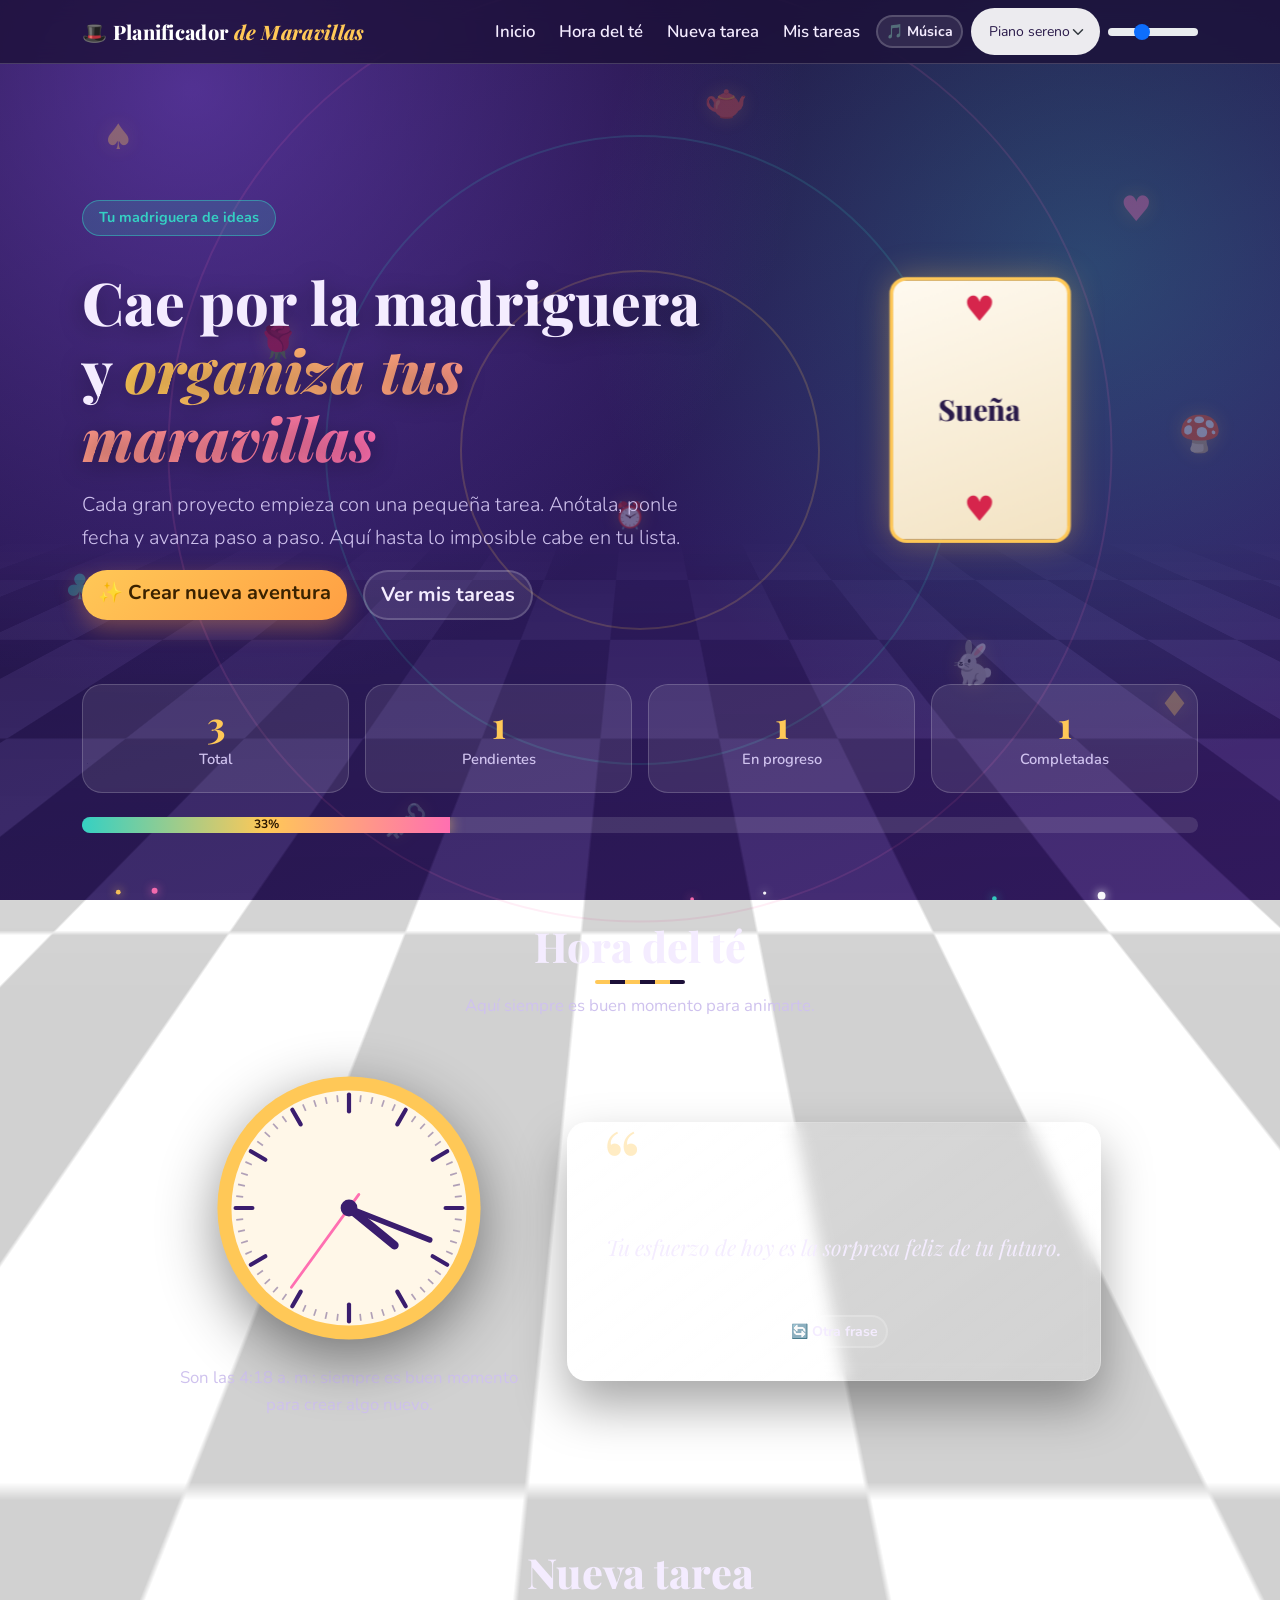
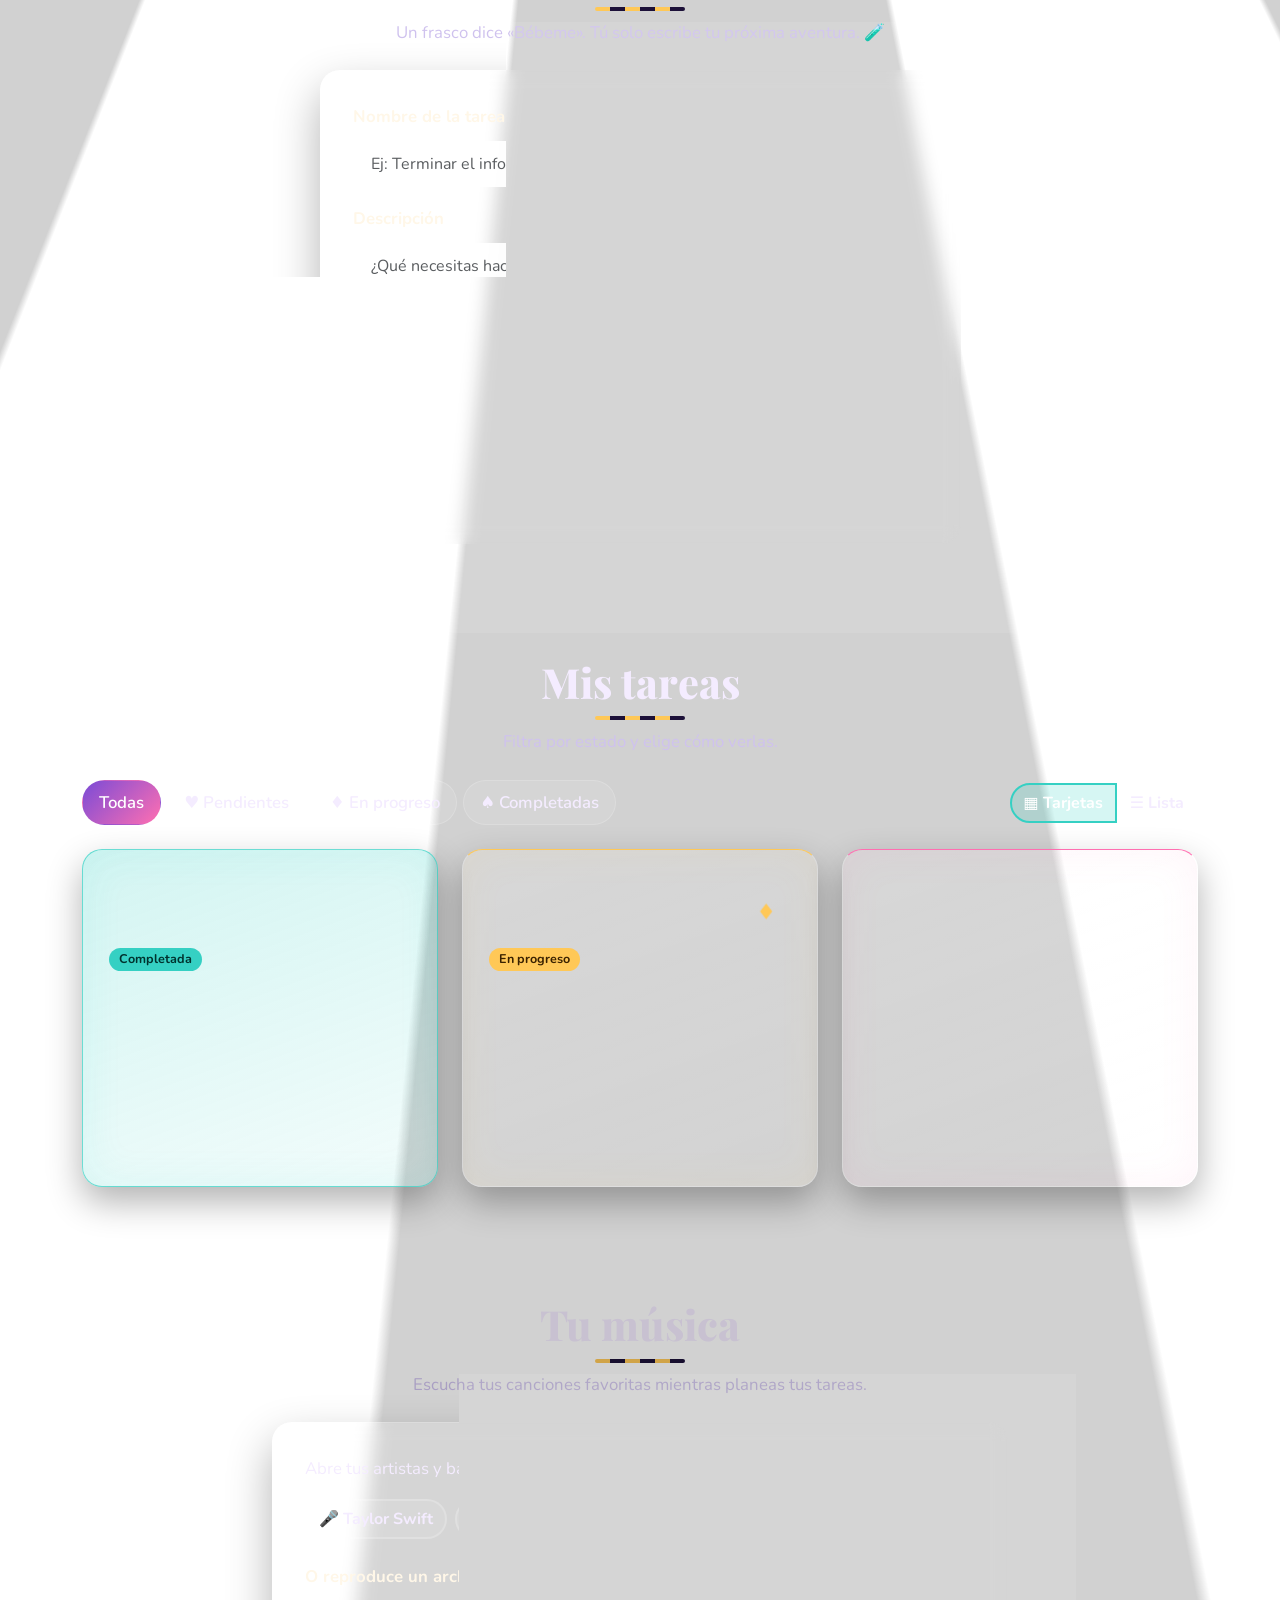
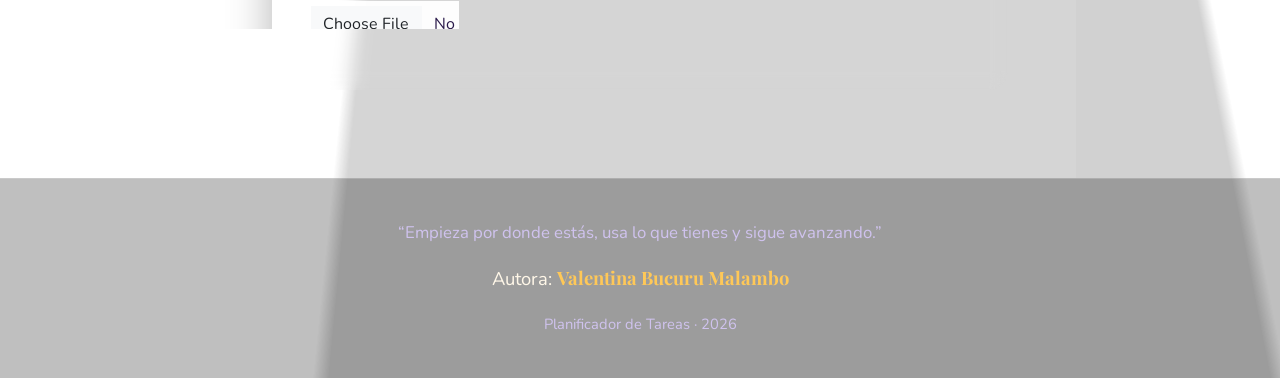
<file: index.html>
<!DOCTYPE html>
<html lang="es">
<head>
  <meta charset="UTF-8">
  <meta name="viewport" content="width=device-width, initial-scale=1">
  <meta name="description" content="Planificador de Tareas con temática del País de las Maravillas: crea, organiza y completa tus proyectos.">
  <meta name="theme-color" content="#1c1038">
  <title>Planificador de Tareas | País de las Maravillas</title>
  <link rel="icon" href="data:image/svg+xml,%3Csvg xmlns='http://www.w3.org/2000/svg' viewBox='0 0 100 100'%3E%3Ctext y='.9em' font-size='90'%3E🎩%3C/text%3E%3C/svg%3E">

  <!-- Bootstrap 5 y tipografías -->
  <link href="https://cdn.jsdelivr.net/npm/bootstrap@5.3.3/dist/css/bootstrap.min.css" rel="stylesheet">
  <link rel="preconnect" href="https://fonts.googleapis.com">
  <link rel="preconnect" href="https://fonts.gstatic.com" crossorigin>
  <link href="https://fonts.googleapis.com/css2?family=Nunito:wght@400;600;700&family=Playfair+Display:ital,wght@0,600;0,800;1,500&display=swap" rel="stylesheet">
  <link rel="stylesheet" href="css/styles.css">
</head>
<body>

  <!-- Partículas doradas y destellos del cursor -->
  <canvas id="destellos" aria-hidden="true"></canvas>

  <!-- Escena de fondo: madriguera, objetos flotantes y piso de ajedrez -->
  <div class="escena" aria-hidden="true">
    <div class="capa" data-depth="0.02"><span class="anillo a1"></span><span class="anillo a2"></span><span class="anillo a3"></span></div>
    <div class="capa" data-depth="0.05">
      <span class="flota f1">♠</span><span class="flota f2">♥</span>
      <span class="flota f3">♣</span><span class="flota f4">♦</span>
      <span class="flota f5">🍄</span><span class="flota f6">🗝️</span>
      <span class="flota f7">🫖</span><span class="flota f8">⏰</span>
      <span class="flota f9">🌹</span><span class="flota f10">🐇</span>
    </div>
    <div class="piso"></div>
  </div>

  <!-- Barra de navegación -->
  <nav class="navbar navbar-expand-lg navbar-dark fixed-top barra">
    <div class="container">
      <a class="navbar-brand marca" href="#inicio">🎩 Planificador <span>de Maravillas</span></a>
      <button class="navbar-toggler" type="button" data-bs-toggle="collapse" data-bs-target="#menuPrincipal"
              aria-controls="menuPrincipal" aria-expanded="false" aria-label="Abrir menú">
        <span class="navbar-toggler-icon"></span>
      </button>
      <div class="collapse navbar-collapse" id="menuPrincipal">
        <ul class="navbar-nav ms-auto align-items-lg-center gap-lg-2">
          <li class="nav-item"><a class="nav-link" href="#inicio">Inicio</a></li>
          <li class="nav-item"><a class="nav-link" href="#te">Hora del té</a></li>
          <li class="nav-item"><a class="nav-link" href="#nueva-tarea">Nueva tarea</a></li>
          <li class="nav-item"><a class="nav-link" href="#mis-tareas">Mis tareas</a></li>
          <li class="nav-item d-flex flex-wrap align-items-center gap-2 mt-2 mt-lg-0">
            <button id="musicToggleBtn" class="btn btn-sm btn-musica" type="button" aria-pressed="false">🎵 Música</button>
            <select id="trackSelect" class="form-select form-select-sm selector-pista" aria-label="Elegir melodía">
              <option value="3" selected>Piano sereno</option>
              <option value="4">Piano alegre</option>
              <option value="5">Violín soñador</option>
              <option value="6">Violín festivo</option>
              <option value="0">Vals del té</option>
              <option value="1">Madriguera</option>
              <option value="2">Jardín de rosas</option>
            </select>
            <input id="volumeRange" type="range" class="form-range volumen" min="0" max="100" value="35" aria-label="Volumen">
          </li>
        </ul>
      </div>
    </div>
  </nav>

  <main>
    <!-- HERO -->
    <section id="inicio" class="hero">
      <div class="container">
        <div class="row align-items-center gy-5 gx-lg-5">
          <div class="col-lg-7 text-center text-lg-start revelar">
            <p class="etiqueta">Tu madriguera de ideas</p>
            <h1 class="titulo-hero">Cae por la madriguera y <em>organiza tus maravillas</em></h1>
            <p class="lead texto-suave">Cada gran proyecto empieza con una pequeña tarea. Anótala, ponle fecha y
              avanza paso a paso. Aquí hasta lo imposible cabe en tu lista.</p>
            <div class="d-flex flex-wrap gap-3 justify-content-center justify-content-lg-start">
              <a href="#nueva-tarea" class="btn btn-dorado btn-lg">✨ Crear nueva aventura</a>
              <a href="#mis-tareas" class="btn btn-contorno btn-lg">Ver mis tareas</a>
            </div>
          </div>

          <!-- Rueda 3D de cartas -->
          <div class="col-lg-5 revelar">
            <div class="escenario-3d" aria-hidden="true">
              <div class="rueda">
                <div class="carta-3d c1"><b>♥</b><span>Sueña</span><b>♥</b></div>
                <div class="carta-3d c2"><b>♦</b><span>Crea</span><b>♦</b></div>
                <div class="carta-3d c3"><b>♠</b><span>Avanza</span><b>♠</b></div>
                <div class="carta-3d c4"><b>♣</b><span>Logra</span><b>♣</b></div>
              </div>
            </div>
          </div>
        </div>
      </div>
    </section>

    <!-- RESUMEN -->
    <section class="resumen" aria-label="Resumen de tareas">
      <div class="container revelar">
        <div class="row g-3 text-center">
          <div class="col-6 col-md-3"><div class="dato tilt"><span id="statTotal">0</span><small>Total</small></div></div>
          <div class="col-6 col-md-3"><div class="dato tilt"><span id="statPendiente">0</span><small>Pendientes</small></div></div>
          <div class="col-6 col-md-3"><div class="dato tilt"><span id="statProgreso">0</span><small>En progreso</small></div></div>
          <div class="col-6 col-md-3"><div class="dato tilt"><span id="statCompletada">0</span><small>Completadas</small></div></div>
        </div>
        <div class="progress barra-avance mt-4" role="progressbar" aria-label="Avance general" aria-valuemin="0" aria-valuemax="100">
          <div id="avanceBar" class="progress-bar" style="width: 0%">0%</div>
        </div>
      </div>
    </section>

    <!-- HORA DEL TÉ: reloj y frases -->
    <section id="te" class="seccion">
      <div class="container">
        <h2 class="titulo-seccion text-center revelar">Hora del té</h2>
        <p class="text-center texto-suave mb-5 revelar">Aquí siempre es buen momento para animarte.</p>
        <div class="row gy-5 gx-lg-5 align-items-center justify-content-center">
          <div class="col-md-5 col-lg-4 text-center revelar">
            <div class="reloj tilt" role="img" aria-label="Reloj con la hora actual">
              <svg viewBox="0 0 200 200" width="100%">
                <circle cx="100" cy="100" r="94" class="reloj-borde"/>
                <circle cx="100" cy="100" r="84" class="reloj-cara"/>
                <g id="relojMarcas"></g>
                <line id="manecillaHora" x1="100" y1="100" x2="100" y2="58" class="mano mano-h"/>
                <line id="manecillaMin" x1="100" y1="100" x2="100" y2="38" class="mano mano-m"/>
                <line id="manecillaSeg" x1="100" y1="112" x2="100" y2="30" class="mano mano-s"/>
                <circle cx="100" cy="100" r="6" class="reloj-centro"/>
              </svg>
            </div>
            <p class="mt-3 texto-suave" id="horaTexto">Cargando la hora…</p>
          </div>
          <div class="col-md-7 col-lg-6 revelar">
            <article class="frase-card tilt" id="fraseCard">
              <span class="frase-tipo" id="fraseTipo">Ánimo</span>
              <blockquote class="frase-texto" id="fraseTexto">Cargando una idea maravillosa…</blockquote>
              <button id="nuevaFraseBtn" class="btn btn-sm btn-contorno" type="button">🔄 Otra frase</button>
            </article>
          </div>
        </div>
      </div>
    </section>

    <!-- FORMULARIO -->
    <section id="nueva-tarea" class="seccion">
      <div class="container">
        <div class="row justify-content-center">
          <div class="col-lg-8 col-xl-7">
            <h2 class="titulo-seccion text-center revelar">Nueva tarea</h2>
            <p class="text-center texto-suave mb-4 revelar">Un frasco dice «Bébeme». Tú solo escribe tu próxima aventura. 🧪</p>

            <!-- Alerta de error (oculta al inicio) -->
            <div id="formAlert" class="alert alert-danger d-none" role="alert" aria-live="assertive">
              <strong>¡Ups, algo falta en el sombrero! 🎩</strong>
              <ul id="formAlertList" class="mb-0 mt-2"></ul>
            </div>

            <form id="taskForm" class="formulario revelar" novalidate>
              <div class="mb-3">
                <label for="newTaskNameInput" class="form-label">Nombre de la tarea</label>
                <input type="text" id="newTaskNameInput" class="form-control" maxlength="60" placeholder="Ej: Terminar el informe de la clase">
                <div class="invalid-feedback">El nombre no puede estar vacío.</div>
              </div>

              <div class="mb-3">
                <label for="newTaskDescriptionInput" class="form-label">Descripción</label>
                <textarea id="newTaskDescriptionInput" class="form-control" rows="3" maxlength="200" placeholder="¿Qué necesitas hacer exactamente?"></textarea>
                <div class="invalid-feedback">La descripción no puede estar vacía.</div>
              </div>

              <div class="row g-3 mb-4">
                <div class="col-sm-6">
                  <label for="newTaskDateInput" class="form-label">Fecha de entrega</label>
                  <input type="date" id="newTaskDateInput" class="form-control">
                  <div class="invalid-feedback">Selecciona una fecha de entrega.</div>
                </div>
                <div class="col-sm-6">
                  <label for="newTaskStatusSelect" class="form-label">Estado</label>
                  <select id="newTaskStatusSelect" class="form-select">
                    <option value="" selected>Elige una opción…</option>
                    <option value="pendiente">Pendiente</option>
                    <option value="progreso">En progreso</option>
                    <option value="completada">Completada</option>
                  </select>
                  <div class="invalid-feedback">Debes seleccionar un estado.</div>
                </div>
              </div>

              <button type="submit" class="btn btn-dorado btn-lg w-100">🗝️ Guardar tarea</button>
            </form>
          </div>
        </div>
      </div>
    </section>

    <!-- LISTA Y TARJETAS -->
    <section id="mis-tareas" class="seccion">
      <div class="container">
        <h2 class="titulo-seccion text-center revelar">Mis tareas</h2>
        <p class="text-center texto-suave mb-4 revelar">Filtra por estado y elige cómo verlas.</p>

        <div class="d-flex flex-wrap justify-content-between align-items-center gap-3 mb-4">
          <ul class="nav nav-pills filtros" id="filtroTareas">
            <li class="nav-item"><button class="nav-link active" data-filtro="todas" type="button">Todas</button></li>
            <li class="nav-item"><button class="nav-link" data-filtro="pendiente" type="button">♥ Pendientes</button></li>
            <li class="nav-item"><button class="nav-link" data-filtro="progreso" type="button">♦ En progreso</button></li>
            <li class="nav-item"><button class="nav-link" data-filtro="completada" type="button">♠ Completadas</button></li>
          </ul>
          <div class="btn-group" role="group" aria-label="Cambiar vista">
            <button type="button" id="vistaTarjetasBtn" class="btn btn-contorno active">▦ Tarjetas</button>
            <button type="button" id="vistaListaBtn" class="btn btn-contorno">☰ Lista</button>
          </div>
        </div>

        <!-- Componente: tarjetas de tarea -->
        <div id="taskCards" class="row g-4"></div>

        <!-- Componente: lista de tareas -->
        <ul id="taskList" class="list-group lista-tareas d-none"></ul>

        <p id="listaVacia" class="vacio d-none">Aún no hay tareas por aquí. ¡Crea la primera y empieza a soñar! 🌙</p>
      </div>
    </section>
  </main>

  <!-- TU MÚSICA -->
  <section id="tu-musica" class="seccion">
    <div class="container">
      <h2 class="titulo-seccion text-center revelar">Tu música</h2>
      <p class="text-center texto-suave mb-4 revelar">Escucha tus canciones favoritas mientras planeas tus tareas.</p>
      <div class="row justify-content-center">
        <div class="col-lg-8 revelar">
          <div class="formulario">
            <p class="mb-3">Abre tus artistas y bandas sonoras en Spotify:</p>
            <div class="d-flex flex-wrap gap-2 mb-4">
              <a class="btn btn-contorno" target="_blank" rel="noopener noreferrer"
                 href="https://open.spotify.com/search/Taylor%20Swift">🎤 Taylor Swift</a>
              <a class="btn btn-contorno" target="_blank" rel="noopener noreferrer"
                 href="https://open.spotify.com/search/Alice%20in%20Wonderland%20soundtrack">🎩 Alicia en el País de las Maravillas</a>
            </div>
            <label for="archivoMusica" class="form-label">O reproduce un archivo de audio de tu computador</label>
            <input type="file" id="archivoMusica" class="form-control" accept="audio/*">
            <p id="nombrePista" class="small texto-suave mt-2 mb-2"></p>
            <audio id="audioPropio" class="w-100" controls hidden></audio>
          </div>
        </div>
      </div>
    </div>
  </section>

  <footer class="pie">
    <div class="container text-center">
      <p class="mb-1">“Empieza por donde estás, usa lo que tienes y sigue avanzando.”</p>

      <p class="autora-pie">Autora: <strong>Valentina Bucuru Malambo</strong></p>

      <small>Planificador de Tareas · 2026</small>
    </div>
  </footer>

  <!-- Toast de confirmación -->
  <div class="toast-container position-fixed bottom-0 end-0 p-3">
    <div id="toastOk" class="toast align-items-center text-bg-success border-0" role="status" aria-live="polite" aria-atomic="true">
      <div class="d-flex">
        <div class="toast-body" id="toastTexto">Tarea guardada.</div>
        <button type="button" class="btn-close btn-close-white me-2 m-auto" data-bs-dismiss="toast" aria-label="Cerrar"></button>
      </div>
    </div>
  </div>

  <script src="https://cdn.jsdelivr.net/npm/bootstrap@5.3.3/dist/js/bootstrap.bundle.min.js"></script>
  <script src="js/taskManager.js"></script>
  <script src="js/index.js"></script>
</body>
</html>
</file>
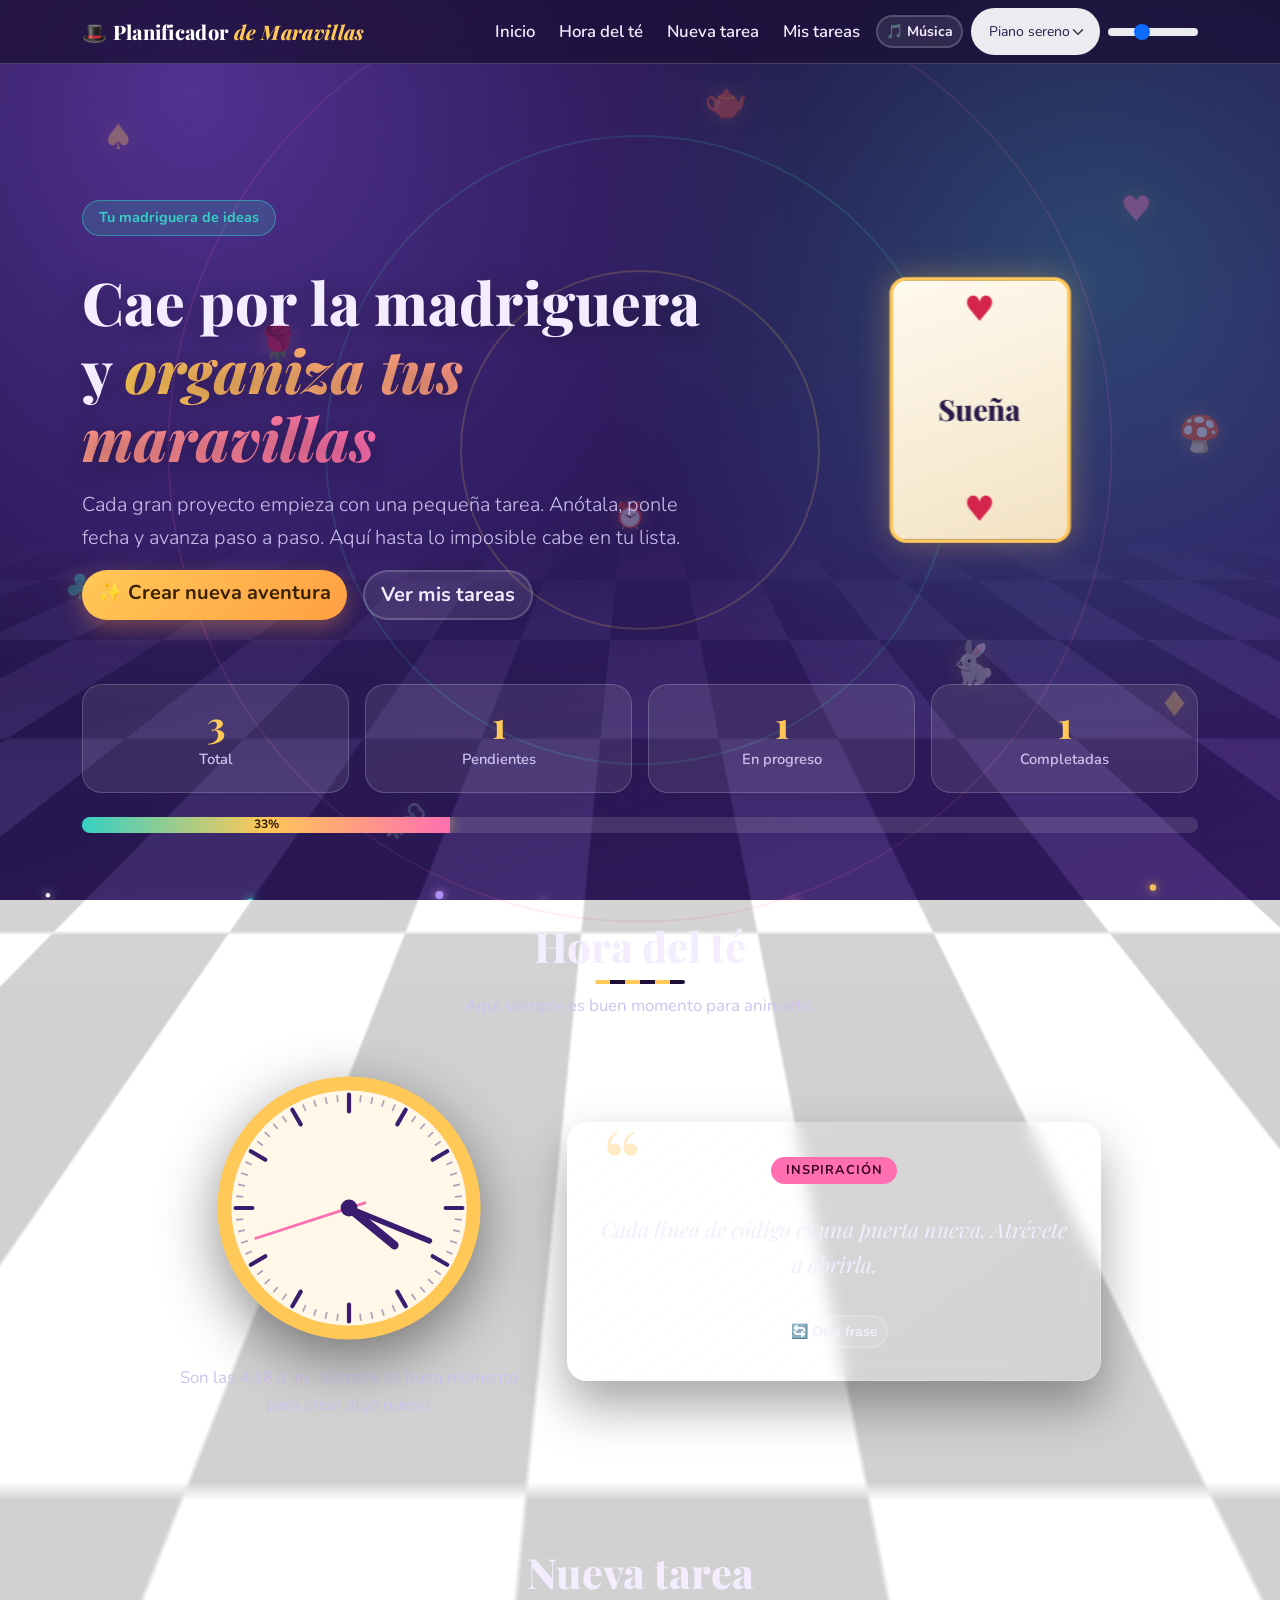
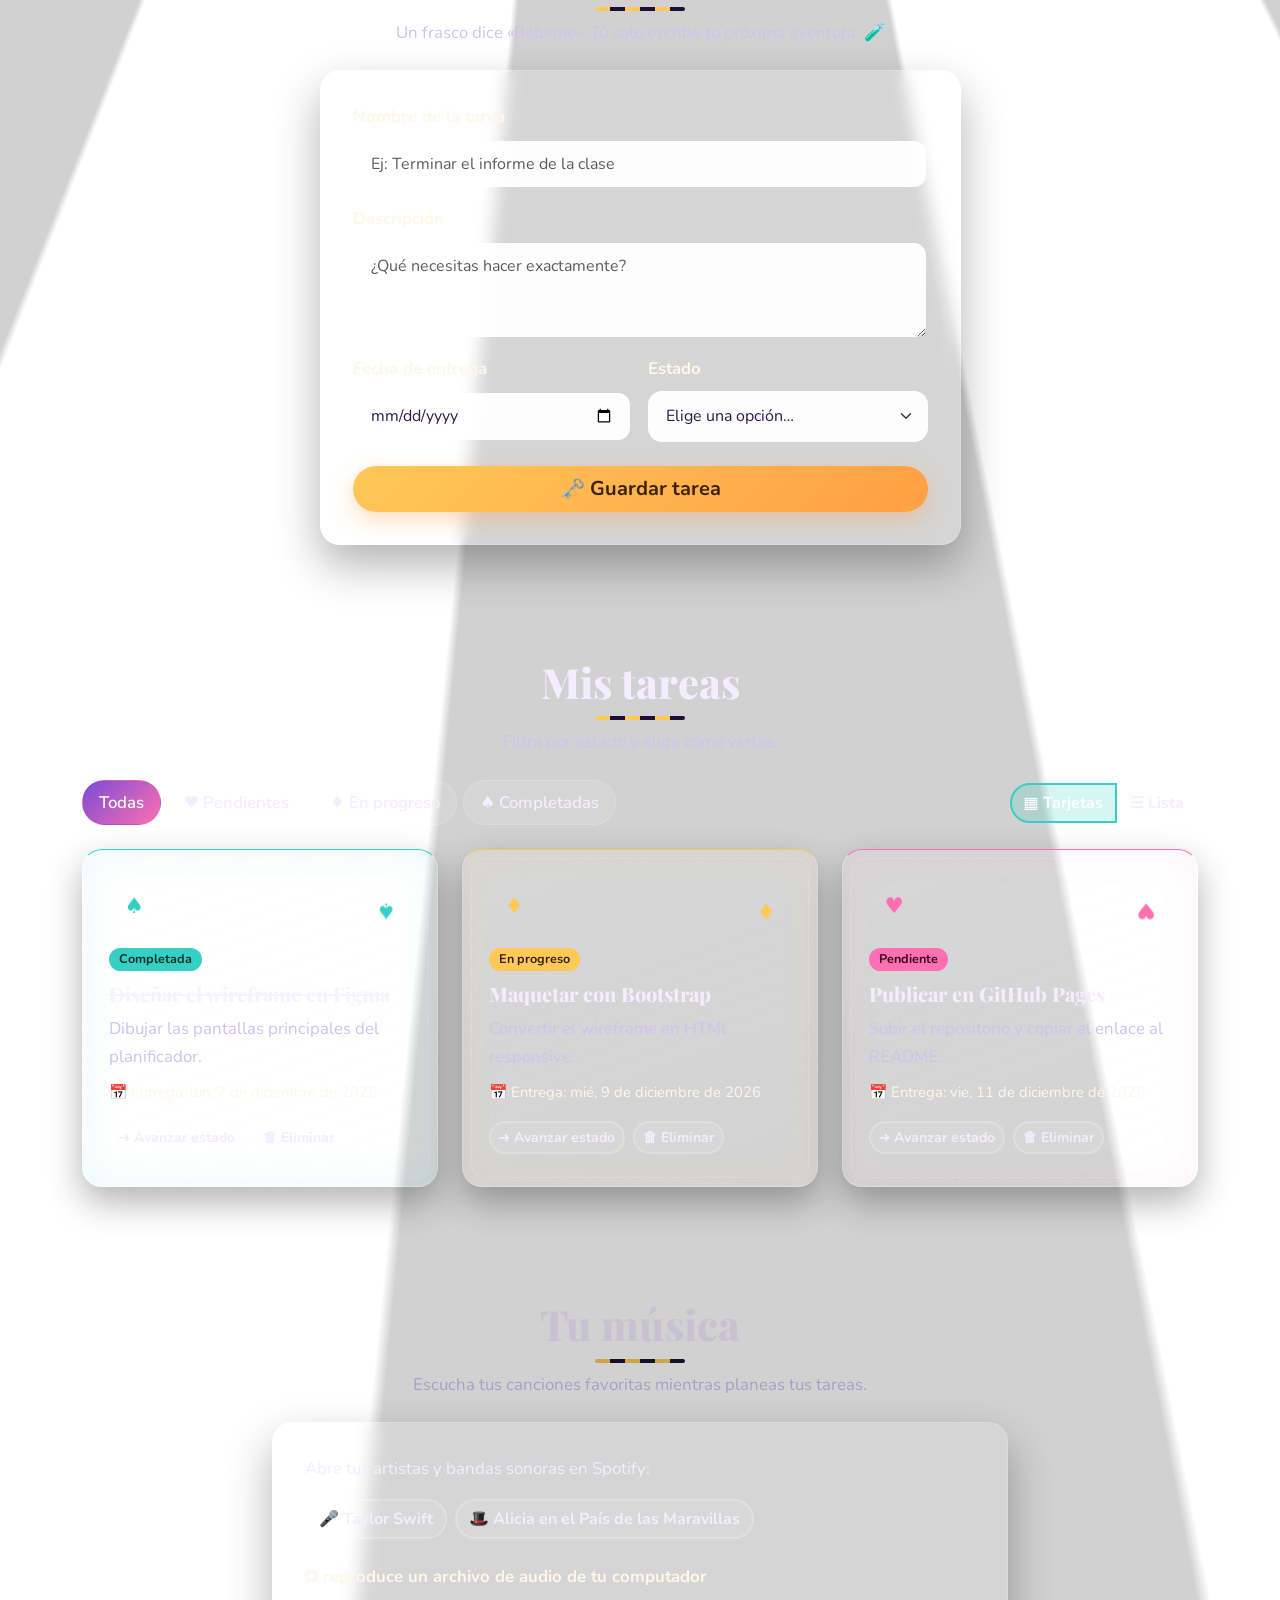
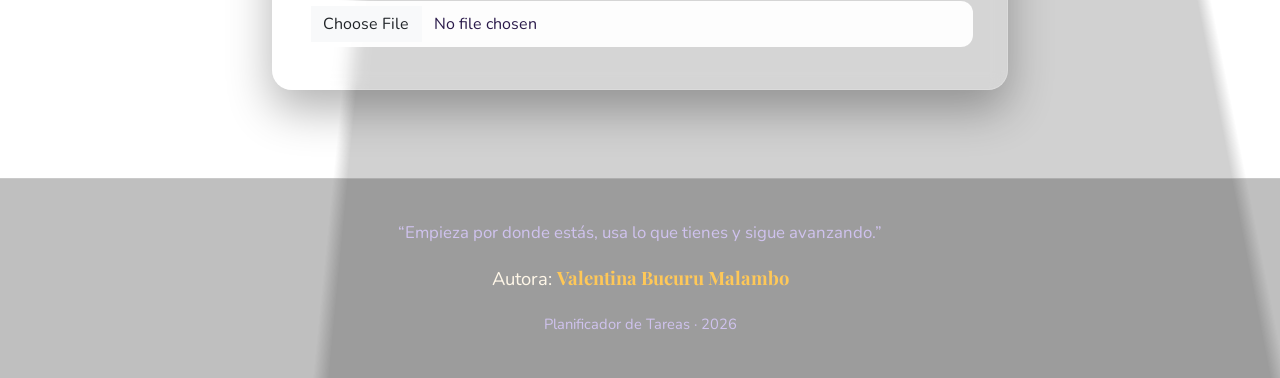
<file: planificador-de-tareas/index.html>
<!DOCTYPE html>
<html lang="es">
<head>
  <meta charset="UTF-8">
  <meta name="viewport" content="width=device-width, initial-scale=1">
  <meta name="description" content="Planificador de Tareas con temática del País de las Maravillas: crea, organiza y completa tus proyectos.">
  <meta name="theme-color" content="#1c1038">
  <title>Planificador de Tareas | País de las Maravillas</title>
  <link rel="icon" href="data:image/svg+xml,%3Csvg xmlns='http://www.w3.org/2000/svg' viewBox='0 0 100 100'%3E%3Ctext y='.9em' font-size='90'%3E🎩%3C/text%3E%3C/svg%3E">

  <!-- Bootstrap 5 y tipografías -->
  <link href="https://cdn.jsdelivr.net/npm/bootstrap@5.3.3/dist/css/bootstrap.min.css" rel="stylesheet">
  <link rel="preconnect" href="https://fonts.googleapis.com">
  <link rel="preconnect" href="https://fonts.gstatic.com" crossorigin>
  <link href="https://fonts.googleapis.com/css2?family=Nunito:wght@400;600;700&family=Playfair+Display:ital,wght@0,600;0,800;1,500&display=swap" rel="stylesheet">
  <link rel="stylesheet" href="styles.css">
</head>
<body>

  <!-- Partículas doradas y destellos del cursor -->
  <canvas id="destellos" aria-hidden="true"></canvas>

  <!-- Escena de fondo: madriguera, objetos flotantes y piso de ajedrez -->
  <div class="escena" aria-hidden="true">
    <div class="capa" data-depth="0.02"><span class="anillo a1"></span><span class="anillo a2"></span><span class="anillo a3"></span></div>
    <div class="capa" data-depth="0.05">
      <span class="flota f1">♠</span><span class="flota f2">♥</span>
      <span class="flota f3">♣</span><span class="flota f4">♦</span>
      <span class="flota f5">🍄</span><span class="flota f6">🗝️</span>
      <span class="flota f7">🫖</span><span class="flota f8">⏰</span>
      <span class="flota f9">🌹</span><span class="flota f10">🐇</span>
    </div>
    <div class="piso"></div>
  </div>

  <!-- Barra de navegación -->
  <nav class="navbar navbar-expand-lg navbar-dark fixed-top barra">
    <div class="container">
      <a class="navbar-brand marca" href="#inicio">🎩 Planificador <span>de Maravillas</span></a>
      <button class="navbar-toggler" type="button" data-bs-toggle="collapse" data-bs-target="#menuPrincipal"
              aria-controls="menuPrincipal" aria-expanded="false" aria-label="Abrir menú">
        <span class="navbar-toggler-icon"></span>
      </button>
      <div class="collapse navbar-collapse" id="menuPrincipal">
        <ul class="navbar-nav ms-auto align-items-lg-center gap-lg-2">
          <li class="nav-item"><a class="nav-link" href="#inicio">Inicio</a></li>
          <li class="nav-item"><a class="nav-link" href="#te">Hora del té</a></li>
          <li class="nav-item"><a class="nav-link" href="#nueva-tarea">Nueva tarea</a></li>
          <li class="nav-item"><a class="nav-link" href="#mis-tareas">Mis tareas</a></li>
          <li class="nav-item d-flex flex-wrap align-items-center gap-2 mt-2 mt-lg-0">
            <button id="musicToggleBtn" class="btn btn-sm btn-musica" type="button" aria-pressed="false">🎵 Música</button>
            <select id="trackSelect" class="form-select form-select-sm selector-pista" aria-label="Elegir melodía">
              <option value="3" selected>Piano sereno</option>
              <option value="4">Piano alegre</option>
              <option value="5">Violín soñador</option>
              <option value="6">Violín festivo</option>
              <option value="0">Vals del té</option>
              <option value="1">Madriguera</option>
              <option value="2">Jardín de rosas</option>
            </select>
            <input id="volumeRange" type="range" class="form-range volumen" min="0" max="100" value="35" aria-label="Volumen">
          </li>
        </ul>
      </div>
    </div>
  </nav>

  <main>
    <!-- HERO -->
    <section id="inicio" class="hero">
      <div class="container">
        <div class="row align-items-center gy-5 gx-lg-5">
          <div class="col-lg-7 text-center text-lg-start revelar">
            <p class="etiqueta">Tu madriguera de ideas</p>
            <h1 class="titulo-hero">Cae por la madriguera y <em>organiza tus maravillas</em></h1>
            <p class="lead texto-suave">Cada gran proyecto empieza con una pequeña tarea. Anótala, ponle fecha y
              avanza paso a paso. Aquí hasta lo imposible cabe en tu lista.</p>
            <div class="d-flex flex-wrap gap-3 justify-content-center justify-content-lg-start">
              <a href="#nueva-tarea" class="btn btn-dorado btn-lg">✨ Crear nueva aventura</a>
              <a href="#mis-tareas" class="btn btn-contorno btn-lg">Ver mis tareas</a>
            </div>
          </div>

          <!-- Rueda 3D de cartas -->
          <div class="col-lg-5 revelar">
            <div class="escenario-3d" aria-hidden="true">
              <div class="rueda">
                <div class="carta-3d c1"><b>♥</b><span>Sueña</span><b>♥</b></div>
                <div class="carta-3d c2"><b>♦</b><span>Crea</span><b>♦</b></div>
                <div class="carta-3d c3"><b>♠</b><span>Avanza</span><b>♠</b></div>
                <div class="carta-3d c4"><b>♣</b><span>Logra</span><b>♣</b></div>
              </div>
            </div>
          </div>
        </div>
      </div>
    </section>

    <!-- RESUMEN -->
    <section class="resumen" aria-label="Resumen de tareas">
      <div class="container revelar">
        <div class="row g-3 text-center">
          <div class="col-6 col-md-3"><div class="dato tilt"><span id="statTotal">0</span><small>Total</small></div></div>
          <div class="col-6 col-md-3"><div class="dato tilt"><span id="statPendiente">0</span><small>Pendientes</small></div></div>
          <div class="col-6 col-md-3"><div class="dato tilt"><span id="statProgreso">0</span><small>En progreso</small></div></div>
          <div class="col-6 col-md-3"><div class="dato tilt"><span id="statCompletada">0</span><small>Completadas</small></div></div>
        </div>
        <div class="progress barra-avance mt-4" role="progressbar" aria-label="Avance general" aria-valuemin="0" aria-valuemax="100">
          <div id="avanceBar" class="progress-bar" style="width: 0%">0%</div>
        </div>
      </div>
    </section>

    <!-- HORA DEL TÉ: reloj y frases -->
    <section id="te" class="seccion">
      <div class="container">
        <h2 class="titulo-seccion text-center revelar">Hora del té</h2>
        <p class="text-center texto-suave mb-5 revelar">Aquí siempre es buen momento para animarte.</p>
        <div class="row gy-5 gx-lg-5 align-items-center justify-content-center">
          <div class="col-md-5 col-lg-4 text-center revelar">
            <div class="reloj tilt" role="img" aria-label="Reloj con la hora actual">
              <svg viewBox="0 0 200 200" width="100%">
                <circle cx="100" cy="100" r="94" class="reloj-borde"/>
                <circle cx="100" cy="100" r="84" class="reloj-cara"/>
                <g id="relojMarcas"></g>
                <line id="manecillaHora" x1="100" y1="100" x2="100" y2="58" class="mano mano-h"/>
                <line id="manecillaMin" x1="100" y1="100" x2="100" y2="38" class="mano mano-m"/>
                <line id="manecillaSeg" x1="100" y1="112" x2="100" y2="30" class="mano mano-s"/>
                <circle cx="100" cy="100" r="6" class="reloj-centro"/>
              </svg>
            </div>
            <p class="mt-3 texto-suave" id="horaTexto">Cargando la hora…</p>
          </div>
          <div class="col-md-7 col-lg-6 revelar">
            <article class="frase-card tilt" id="fraseCard">
              <span class="frase-tipo" id="fraseTipo">Ánimo</span>
              <blockquote class="frase-texto" id="fraseTexto">Cargando una idea maravillosa…</blockquote>
              <button id="nuevaFraseBtn" class="btn btn-sm btn-contorno" type="button">🔄 Otra frase</button>
            </article>
          </div>
        </div>
      </div>
    </section>

    <!-- FORMULARIO -->
    <section id="nueva-tarea" class="seccion">
      <div class="container">
        <div class="row justify-content-center">
          <div class="col-lg-8 col-xl-7">
            <h2 class="titulo-seccion text-center revelar">Nueva tarea</h2>
            <p class="text-center texto-suave mb-4 revelar">Un frasco dice «Bébeme». Tú solo escribe tu próxima aventura. 🧪</p>

            <!-- Alerta de error (oculta al inicio) -->
            <div id="formAlert" class="alert alert-danger d-none" role="alert" aria-live="assertive">
              <strong>¡Ups, algo falta en el sombrero! 🎩</strong>
              <ul id="formAlertList" class="mb-0 mt-2"></ul>
            </div>

            <form id="taskForm" class="formulario revelar" novalidate>
              <div class="mb-3">
                <label for="newTaskNameInput" class="form-label">Nombre de la tarea</label>
                <input type="text" id="newTaskNameInput" class="form-control" maxlength="60" placeholder="Ej: Terminar el informe de la clase">
                <div class="invalid-feedback">El nombre no puede estar vacío.</div>
              </div>

              <div class="mb-3">
                <label for="newTaskDescriptionInput" class="form-label">Descripción</label>
                <textarea id="newTaskDescriptionInput" class="form-control" rows="3" maxlength="200" placeholder="¿Qué necesitas hacer exactamente?"></textarea>
                <div class="invalid-feedback">La descripción no puede estar vacía.</div>
              </div>

              <div class="row g-3 mb-4">
                <div class="col-sm-6">
                  <label for="newTaskDateInput" class="form-label">Fecha de entrega</label>
                  <input type="date" id="newTaskDateInput" class="form-control">
                  <div class="invalid-feedback">Selecciona una fecha de entrega.</div>
                </div>
                <div class="col-sm-6">
                  <label for="newTaskStatusSelect" class="form-label">Estado</label>
                  <select id="newTaskStatusSelect" class="form-select">
                    <option value="" selected>Elige una opción…</option>
                    <option value="pendiente">Pendiente</option>
                    <option value="progreso">En progreso</option>
                    <option value="completada">Completada</option>
                  </select>
                  <div class="invalid-feedback">Debes seleccionar un estado.</div>
                </div>
              </div>

              <button type="submit" class="btn btn-dorado btn-lg w-100">🗝️ Guardar tarea</button>
            </form>
          </div>
        </div>
      </div>
    </section>

    <!-- LISTA Y TARJETAS -->
    <section id="mis-tareas" class="seccion">
      <div class="container">
        <h2 class="titulo-seccion text-center revelar">Mis tareas</h2>
        <p class="text-center texto-suave mb-4 revelar">Filtra por estado y elige cómo verlas.</p>

        <div class="d-flex flex-wrap justify-content-between align-items-center gap-3 mb-4">
          <ul class="nav nav-pills filtros" id="filtroTareas">
            <li class="nav-item"><button class="nav-link active" data-filtro="todas" type="button">Todas</button></li>
            <li class="nav-item"><button class="nav-link" data-filtro="pendiente" type="button">♥ Pendientes</button></li>
            <li class="nav-item"><button class="nav-link" data-filtro="progreso" type="button">♦ En progreso</button></li>
            <li class="nav-item"><button class="nav-link" data-filtro="completada" type="button">♠ Completadas</button></li>
          </ul>
          <div class="btn-group" role="group" aria-label="Cambiar vista">
            <button type="button" id="vistaTarjetasBtn" class="btn btn-contorno active">▦ Tarjetas</button>
            <button type="button" id="vistaListaBtn" class="btn btn-contorno">☰ Lista</button>
          </div>
        </div>

        <!-- Componente: tarjetas de tarea -->
        <div id="taskCards" class="row g-4"></div>

        <!-- Componente: lista de tareas -->
        <ul id="taskList" class="list-group lista-tareas d-none"></ul>

        <p id="listaVacia" class="vacio d-none">Aún no hay tareas por aquí. ¡Crea la primera y empieza a soñar! 🌙</p>
      </div>
    </section>
  </main>

  <!-- TU MÚSICA -->
  <section id="tu-musica" class="seccion">
    <div class="container">
      <h2 class="titulo-seccion text-center revelar">Tu música</h2>
      <p class="text-center texto-suave mb-4 revelar">Escucha tus canciones favoritas mientras planeas tus tareas.</p>
      <div class="row justify-content-center">
        <div class="col-lg-8 revelar">
          <div class="formulario">
            <p class="mb-3">Abre tus artistas y bandas sonoras en Spotify:</p>
            <div class="d-flex flex-wrap gap-2 mb-4">
              <a class="btn btn-contorno" target="_blank" rel="noopener noreferrer"
                 href="https://open.spotify.com/search/Taylor%20Swift">🎤 Taylor Swift</a>
              <a class="btn btn-contorno" target="_blank" rel="noopener noreferrer"
                 href="https://open.spotify.com/search/Alice%20in%20Wonderland%20soundtrack">🎩 Alicia en el País de las Maravillas</a>
            </div>
            <label for="archivoMusica" class="form-label">O reproduce un archivo de audio de tu computador</label>
            <input type="file" id="archivoMusica" class="form-control" accept="audio/*">
            <p id="nombrePista" class="small texto-suave mt-2 mb-2"></p>
            <audio id="audioPropio" class="w-100" controls hidden></audio>
          </div>
        </div>
      </div>
    </div>
  </section>

  <footer class="pie">
    <div class="container text-center">
      <p class="mb-1">“Empieza por donde estás, usa lo que tienes y sigue avanzando.”</p>

      <p class="autora-pie">Autora: <strong>Valentina Bucuru Malambo</strong></p>

      <small>Planificador de Tareas · 2026</small>
    </div>
  </footer>

  <!-- Toast de confirmación -->
  <div class="toast-container position-fixed bottom-0 end-0 p-3">
    <div id="toastOk" class="toast align-items-center text-bg-success border-0" role="status" aria-live="polite" aria-atomic="true">
      <div class="d-flex">
        <div class="toast-body" id="toastTexto">Tarea guardada.</div>
        <button type="button" class="btn-close btn-close-white me-2 m-auto" data-bs-dismiss="toast" aria-label="Cerrar"></button>
      </div>
    </div>
  </div>

  <script src="https://cdn.jsdelivr.net/npm/bootstrap@5.3.3/dist/js/bootstrap.bundle.min.js"></script>
  <script src="app.js"></script>
</body>
</html>
</file>
<file: css/styles.css>
/* ==========================================================
   Planificador de Tareas · País de las Maravillas
   ========================================================== */

:root {
  --noche: #1c1038;
  --noche-2: #2d1b5e;
  --violeta: #7b4bd6;
  --turquesa: #35d0c3;
  --rosa: #ff6fb1;
  --oro: #ffc857;
  --crema: #fff7e8;
  --texto: #f4ecff;
  --texto-suave: #cfc2ee;
  --vidrio: rgba(255, 255, 255, 0.09);
  --borde: rgba(255, 255, 255, 0.18);
  --radio: 20px;
}

* { box-sizing: border-box; }

html { scroll-behavior: smooth; scroll-padding-top: 80px; }

body {
  margin: 0;
  font-family: 'Nunito', system-ui, -apple-system, 'Segoe UI', sans-serif;
  font-size: 1.05rem;
  line-height: 1.65;
  color: var(--texto);
  background:
    radial-gradient(circle at 15% 10%, rgba(123, 75, 214, 0.55), transparent 45%),
    radial-gradient(circle at 85% 30%, rgba(53, 208, 195, 0.25), transparent 40%),
    linear-gradient(160deg, var(--noche), var(--noche-2) 60%, #3a1d6e);
  background-attachment: fixed;
  min-height: 100vh;
  overflow-x: hidden;
}

h1, h2, h3, .marca { font-family: 'Playfair Display', Georgia, serif; }

a { color: var(--oro); }

/* ---------- Escena de fondo (profundidad) ---------- */
.escena {
  position: fixed;
  inset: 0;
  z-index: 0;
  pointer-events: none;
  perspective: 900px;
}

.capa {
  position: absolute;
  inset: 0;
  transition: transform 0.15s ease-out;
}

.anillo {
  position: absolute;
  top: 50%;
  left: 50%;
  border: 2px solid rgba(255, 200, 87, 0.18);
  border-radius: 50%;
  transform: translate(-50%, -50%);
  animation: latido 9s ease-in-out infinite;
}
.a1 { width: 40vmin; height: 40vmin; }
.a2 { width: 70vmin; height: 70vmin; animation-delay: -3s; border-color: rgba(53, 208, 195, 0.15); }
.a3 { width: 105vmin; height: 105vmin; animation-delay: -6s; border-color: rgba(255, 111, 177, 0.12); }

@keyframes latido {
  0%, 100% { transform: translate(-50%, -50%) scale(0.92); opacity: 0.5; }
  50% { transform: translate(-50%, -50%) scale(1.06); opacity: 1; }
}

.flota {
  position: absolute;
  font-size: 2.2rem;
  opacity: 0.35;
  animation: flotar 8s ease-in-out infinite;
  filter: drop-shadow(0 0 10px rgba(255, 200, 87, 0.4));
}
.f1 { top: 12%; left: 8%; color: var(--oro); }
.f2 { top: 20%; right: 10%; color: var(--rosa); animation-delay: -2s; }
.f3 { top: 62%; left: 5%; color: var(--turquesa); animation-delay: -4s; }
.f4 { top: 75%; right: 7%; color: var(--oro); animation-delay: -1s; }
.f5 { top: 45%; left: 92%; animation-delay: -3s; }
.f6 { top: 88%; left: 30%; animation-delay: -5s; }
.f7 { top: 8%; left: 55%; animation-delay: -6s; }
.f8 { top: 55%; left: 48%; animation-delay: -7s; font-size: 1.6rem; }

@keyframes flotar {
  0%, 100% { transform: translateY(0) rotate(-6deg); }
  50% { transform: translateY(-26px) rotate(8deg); }
}

main, footer, .barra { position: relative; z-index: 1; }

/* ---------- Navegación ---------- */
.barra {
  background: rgba(28, 16, 56, 0.78);
  backdrop-filter: blur(10px);
  border-bottom: 1px solid var(--borde);
}
.marca { font-weight: 800; letter-spacing: 0.3px; }
.marca span { color: var(--oro); font-style: italic; }
.nav-link { color: var(--texto) !important; font-weight: 600; }
.nav-link:hover { color: var(--oro) !important; }

.volumen { width: 90px; accent-color: var(--oro); }

/* ---------- Botones ---------- */
.btn { border-radius: 999px; font-weight: 700; transition: transform 0.2s, box-shadow 0.2s; }
.btn:hover { transform: translateY(-3px); }

.btn-dorado {
  background: linear-gradient(135deg, var(--oro), #ff9f43);
  color: #3a2200;
  border: 0;
  box-shadow: 0 8px 22px rgba(255, 159, 67, 0.35);
}
.btn-dorado:hover { color: #3a2200; box-shadow: 0 12px 28px rgba(255, 159, 67, 0.5); }

.btn-contorno {
  color: var(--texto);
  border: 2px solid var(--borde);
  background: var(--vidrio);
}
.btn-contorno:hover, .btn-contorno.active {
  color: #fff;
  border-color: var(--turquesa);
  background: rgba(53, 208, 195, 0.2);
}

.btn-musica {
  color: var(--texto);
  border: 2px solid var(--borde);
  background: var(--vidrio);
}
.btn-musica.sonando {
  border-color: var(--oro);
  background: rgba(255, 200, 87, 0.2);
  animation: latido-suave 1.6s ease-in-out infinite;
}
@keyframes latido-suave { 50% { box-shadow: 0 0 18px rgba(255, 200, 87, 0.6); } }

/* ---------- Hero ---------- */
.hero { padding: 8.5rem 0 3rem; }

.etiqueta {
  display: inline-block;
  padding: 0.3rem 1rem;
  border-radius: 999px;
  background: rgba(53, 208, 195, 0.18);
  border: 1px solid rgba(53, 208, 195, 0.5);
  color: var(--turquesa);
  font-weight: 700;
  font-size: 0.9rem;
}

.titulo-hero {
  font-size: clamp(2.1rem, 5.5vw, 3.7rem);
  font-weight: 800;
  line-height: 1.15;
  margin: 1rem 0;
  text-shadow: 0 4px 24px rgba(0, 0, 0, 0.35);
}
.titulo-hero em {
  color: var(--oro);
  background: linear-gradient(90deg, var(--oro), var(--rosa));
  -webkit-background-clip: text;
  background-clip: text;
  -webkit-text-fill-color: transparent;
}

.texto-suave { color: var(--texto-suave); }

/* ---------- Tilt 3D ---------- */
.tilt {
  transform-style: preserve-3d;
  transition: transform 0.18s ease-out, box-shadow 0.3s;
  will-change: transform;
}

/* ---------- Tarjeta de frase ---------- */
.frase-card {
  padding: 2rem;
  border-radius: var(--radio);
  background: linear-gradient(145deg, rgba(255, 255, 255, 0.16), rgba(255, 255, 255, 0.05));
  border: 1px solid var(--borde);
  box-shadow: 0 25px 50px rgba(0, 0, 0, 0.35);
  backdrop-filter: blur(8px);
  text-align: center;
}
.frase-tipo {
  display: inline-block;
  padding: 0.2rem 0.9rem;
  border-radius: 999px;
  background: var(--rosa);
  color: #3a0020;
  font-weight: 700;
  font-size: 0.8rem;
  text-transform: uppercase;
  letter-spacing: 1px;
  transform: translateZ(30px);
}
.frase-texto {
  font-family: 'Playfair Display', serif;
  font-style: italic;
  font-size: 1.35rem;
  margin: 1.2rem 0 1.5rem;
  min-height: 5.5rem;
  display: flex;
  align-items: center;
  justify-content: center;
  transition: opacity 0.4s;
}
.frase-texto.saliendo { opacity: 0; }

/* ---------- Resumen ---------- */
.resumen { padding: 1rem 0 2rem; }
.dato {
  padding: 1.2rem 0.5rem;
  border-radius: var(--radio);
  background: var(--vidrio);
  border: 1px solid var(--borde);
}
.dato span { display: block; font-family: 'Playfair Display', serif; font-size: 2.3rem; font-weight: 800; color: var(--oro); line-height: 1.1; }
.dato small { color: var(--texto-suave); font-weight: 600; }

.barra-avance { height: 16px; border-radius: 999px; background: rgba(255, 255, 255, 0.12); }
.barra-avance .progress-bar {
  background: linear-gradient(90deg, var(--turquesa), var(--oro), var(--rosa));
  color: #2a1700;
  font-weight: 700;
  font-size: 0.75rem;
  transition: width 0.6s ease;
}

/* ---------- Secciones ---------- */
.seccion { padding: 3.5rem 0; }
.titulo-seccion { font-size: clamp(1.8rem, 4vw, 2.6rem); font-weight: 800; }
.titulo-seccion::after {
  content: '';
  display: block;
  width: 90px;
  height: 4px;
  margin: 0.6rem auto 0;
  border-radius: 4px;
  background: repeating-linear-gradient(90deg, var(--oro) 0 15px, var(--noche) 15px 30px);
}

/* ---------- Formulario ---------- */
.formulario {
  padding: 2rem;
  border-radius: var(--radio);
  background: var(--vidrio);
  border: 1px solid var(--borde);
  backdrop-filter: blur(8px);
  box-shadow: 0 20px 45px rgba(0, 0, 0, 0.3);
}
.form-label { font-weight: 700; color: var(--crema); }
.form-control, .form-select {
  background-color: rgba(255, 255, 255, 0.95);
  border: 2px solid transparent;
  border-radius: 14px;
  padding: 0.7rem 1rem;
  color: #2a1a4a;
}
.form-control:focus, .form-select:focus {
  border-color: var(--turquesa);
  box-shadow: 0 0 0 0.25rem rgba(53, 208, 195, 0.3);
}
.invalid-feedback { color: #ffb3c7; font-weight: 600; }

.alert-danger {
  border-radius: 16px;
  background: rgba(255, 90, 120, 0.18);
  border: 1px solid rgba(255, 120, 150, 0.6);
  color: #ffd6e0;
}

/* ---------- Tarjeta de tarea ---------- */
.tarea-card {
  height: 100%;
  padding: 1.4rem;
  border-radius: var(--radio);
  background: linear-gradient(160deg, rgba(255, 255, 255, 0.14), rgba(255, 255, 255, 0.05));
  border: 1px solid var(--borde);
  border-top: 5px solid var(--violeta);
  box-shadow: 0 15px 35px rgba(0, 0, 0, 0.3);
  display: flex;
  flex-direction: column;
  gap: 0.6rem;
}
.tarea-card.est-pendiente { border-top-color: var(--rosa); }
.tarea-card.est-progreso { border-top-color: var(--oro); }
.tarea-card.est-completada { border-top-color: var(--turquesa); }
.tarea-card.est-completada .tarea-nombre { text-decoration: line-through; opacity: 0.7; }

.tarea-nombre { font-size: 1.25rem; font-weight: 800; margin: 0; overflow-wrap: anywhere; }
.tarea-desc { color: var(--texto-suave); margin: 0; flex-grow: 1; overflow-wrap: anywhere; }
.tarea-fecha { font-size: 0.92rem; color: var(--crema); }
.tarea-acciones { display: flex; gap: 0.5rem; flex-wrap: wrap; margin-top: 0.4rem; }

.badge-estado { font-weight: 700; padding: 0.4em 0.8em; border-radius: 999px; }
.badge-pendiente { background: var(--rosa); color: #3a0020; }
.badge-progreso { background: var(--oro); color: #3a2200; }
.badge-completada { background: var(--turquesa); color: #00322e; }
.badge-atrasada { background: #ff4d6d; color: #fff; }

/* ---------- Lista de tareas ---------- */
.lista-tareas { gap: 0.7rem; display: flex; flex-direction: column; }
.lista-tareas .list-group-item {
  background: var(--vidrio);
  color: var(--texto);
  border: 1px solid var(--borde);
  border-radius: 16px !important;
  padding: 1rem 1.2rem;
  display: flex;
  flex-wrap: wrap;
  align-items: center;
  justify-content: space-between;
  gap: 0.8rem;
}
.lista-tareas .item-info { flex: 1 1 260px; min-width: 0; }
.lista-tareas .item-info strong { overflow-wrap: anywhere; }
.lista-tareas .est-completada strong { text-decoration: line-through; opacity: 0.7; }

/* ---------- Filtros ---------- */
.filtros .nav-link {
  color: var(--texto) !important;
  border-radius: 999px;
  background: var(--vidrio);
  border: 1px solid var(--borde);
  margin-right: 0.4rem;
}
.filtros .nav-link.active {
  background: linear-gradient(135deg, var(--violeta), var(--rosa));
  color: #fff !important;
  border-color: transparent;
}

.vacio {
  text-align: center;
  padding: 2.5rem 1rem;
  border: 2px dashed var(--borde);
  border-radius: var(--radio);
  color: var(--texto-suave);
}

/* ---------- Animación de aparición ---------- */
.aparece { animation: aparece 0.5s ease both; }
@keyframes aparece {
  from { opacity: 0; transform: translateY(24px) scale(0.96); }
  to { opacity: 1; transform: none; }
}

/* ---------- Pie ---------- */
.pie {
  padding: 2.5rem 0;
  margin-top: 2rem;
  background: rgba(0, 0, 0, 0.25);
  border-top: 1px solid var(--borde);
  color: var(--texto-suave);
}

/* ---------- Responsive ---------- */
@media (max-width: 576px) {
  body { font-size: 1rem; }
  .hero { padding-top: 6.5rem; }
  .formulario { padding: 1.25rem; }
  .flota { font-size: 1.5rem; }
  .volumen { width: 70px; }
}

/* Respeta a quien prefiere menos movimiento */
@media (prefers-reduced-motion: reduce) {
  *, *::before, *::after { animation: none !important; transition: none !important; }
  html { scroll-behavior: auto; }
}

/* ==========================================================
   Capa de diseño 2: profundidad, naipes, reloj y destellos
   ========================================================== */

#destellos {
  position: fixed;
  inset: 0;
  width: 100%;
  height: 100%;
  z-index: 2;
  pointer-events: none;
}

.f9 { top: 35%; left: 20%; animation-delay: -2.5s; }
.f10 { top: 70%; right: 22%; animation-delay: -4.5s; font-size: 2.6rem; }

/* ---------- Piso de ajedrez en perspectiva ---------- */
.piso {
  position: absolute;
  left: -50%;
  width: 200%;
  bottom: -30vh;
  height: 70vh;
  background:
    conic-gradient(rgba(255, 255, 255, 0.07) 25%, rgba(0, 0, 0, 0.18) 0 50%,
                   rgba(255, 255, 255, 0.07) 0 75%, rgba(0, 0, 0, 0.18) 0) 0 0 / 120px 120px;
  transform: perspective(500px) rotateX(62deg);
  transform-origin: top center;
  mask-image: linear-gradient(to bottom, transparent, #000 40%);
  -webkit-mask-image: linear-gradient(to bottom, transparent, #000 40%);
  animation: avanzarPiso 12s linear infinite;
}
@keyframes avanzarPiso { to { background-position: 0 120px; } }

/* ---------- Rueda 3D de cartas ---------- */
.escenario-3d {
  height: 360px;
  perspective: 1100px;
  display: flex;
  align-items: center;
  justify-content: center;
}
.rueda {
  position: relative;
  width: 150px;
  height: 220px;
  transform-style: preserve-3d;
  animation: girar 22s linear infinite;
}
.escenario-3d:hover .rueda { animation-play-state: paused; }

.carta-3d {
  position: absolute;
  inset: 0;
  display: flex;
  flex-direction: column;
  align-items: center;
  justify-content: space-between;
  padding: 0.6rem 0.4rem;
  border-radius: 14px;
  background: linear-gradient(160deg, #fffaf0, #f3e3c3);
  border: 3px solid var(--oro);
  box-shadow: 0 0 26px rgba(255, 200, 87, 0.35);
  color: #2a1a4a;
  backface-visibility: hidden;
  -webkit-backface-visibility: hidden;
}
.carta-3d b { font-size: 1.8rem; line-height: 1; }
.carta-3d span { font-family: 'Playfair Display', serif; font-size: 1.5rem; font-weight: 800; }
.c1 { transform: rotateY(0deg) translateZ(190px); }
.c2 { transform: rotateY(90deg) translateZ(190px); }
.c3 { transform: rotateY(180deg) translateZ(190px); }
.c4 { transform: rotateY(270deg) translateZ(190px); }
.c1 b, .c2 b { color: #d6254c; }

@keyframes girar {
  from { transform: rotateX(-8deg) rotateY(0deg); }
  to { transform: rotateX(-8deg) rotateY(360deg); }
}

/* ---------- Reloj ---------- */
.reloj { max-width: 280px; margin: 0 auto; filter: drop-shadow(0 18px 30px rgba(0, 0, 0, 0.45)); }
.reloj-borde { fill: var(--oro); }
.reloj-cara { fill: var(--crema); }
.reloj-centro { fill: #3a1d6e; }
.marca-hora { stroke: #3a1d6e; stroke-width: 3; stroke-linecap: round; }
.marca-min { stroke: rgba(58, 29, 110, 0.4); stroke-width: 1.2; }
.mano { stroke-linecap: round; }
.mano-h { stroke: #3a1d6e; stroke-width: 6; }
.mano-m { stroke: #3a1d6e; stroke-width: 4; }
.mano-s { stroke: var(--rosa); stroke-width: 2; }

/* ---------- Tarjeta de tarea tipo naipe ---------- */
.tarea-card { position: relative; padding: 2rem 1.6rem; border-top-width: 1px; }
.tarea-card::before {
  content: '';
  position: absolute;
  inset: 8px;
  border: 1px dashed rgba(255, 255, 255, 0.22);
  border-radius: 14px;
  pointer-events: none;
}
.palo {
  position: absolute;
  font-size: 1.35rem;
  font-weight: 800;
  line-height: 1;
  transform: translateZ(25px);
}
.palo.tl { top: 14px; left: 16px; }
.palo.br { bottom: 14px; right: 16px; transform: rotate(180deg) translateZ(25px); }
.est-pendiente .palo { color: var(--rosa); }
.est-progreso .palo { color: var(--oro); }
.est-completada .palo { color: var(--turquesa); }
.tarea-card.est-pendiente { box-shadow: 0 15px 35px rgba(0, 0, 0, 0.3), inset 0 0 40px rgba(255, 111, 177, 0.08); }
.tarea-card.est-progreso { box-shadow: 0 15px 35px rgba(0, 0, 0, 0.3), inset 0 0 40px rgba(255, 200, 87, 0.08); }
.tarea-card.est-completada { box-shadow: 0 15px 35px rgba(0, 0, 0, 0.3), inset 0 0 40px rgba(53, 208, 195, 0.1); }
.tarea-card > * { position: relative; }

/* ---------- Detalles extra ---------- */
.selector-pista {
  width: auto;
  max-width: 150px;
  background-color: rgba(255, 255, 255, 0.92);
  border-radius: 999px;
}

.frase-card { position: relative; }
.frase-card::before {
  content: '“';
  position: absolute;
  top: -0.1em;
  left: 0.35em;
  font-family: 'Playfair Display', serif;
  font-size: 6rem;
  color: rgba(255, 200, 87, 0.35);
  line-height: 1;
}

.barra-avance .progress-bar { box-shadow: 0 0 14px rgba(255, 200, 87, 0.6); }

.btn-dorado { position: relative; overflow: hidden; }
.btn-dorado::after {
  content: '';
  position: absolute;
  top: 0;
  left: -120%;
  width: 60%;
  height: 100%;
  background: linear-gradient(100deg, transparent, rgba(255, 255, 255, 0.55), transparent);
  transform: skewX(-20deg);
  transition: left 0.6s;
}
.btn-dorado:hover::after { left: 140%; }

::selection { background: var(--rosa); color: #fff; }
::-webkit-scrollbar { width: 10px; }
::-webkit-scrollbar-track { background: var(--noche); }
::-webkit-scrollbar-thumb { background: linear-gradient(var(--violeta), var(--rosa)); border-radius: 10px; }

/* ---------- Aparición al hacer scroll ---------- */
.revelar { opacity: 0; transform: translateY(40px) rotateX(8deg); transition: opacity 0.8s ease, transform 0.8s ease; }
.revelar.visible { opacity: 1; transform: none; }

@media (max-width: 576px) {
  .escenario-3d { height: 300px; }
  .rueda { width: 120px; height: 180px; }
  .c1 { transform: rotateY(0deg) translateZ(150px); }
  .c2 { transform: rotateY(90deg) translateZ(150px); }
  .c3 { transform: rotateY(180deg) translateZ(150px); }
  .c4 { transform: rotateY(270deg) translateZ(150px); }
  .selector-pista { max-width: 130px; }
}

@media (prefers-reduced-motion: reduce) {
  .revelar { opacity: 1; transform: none; }
}

/* ---------- Créditos ---------- */
.autora-pie { margin: 1rem 0; font-size: 1.15rem; color: var(--crema); }
.autora-pie strong { font-family: 'Playfair Display', serif; color: var(--oro); }

/* Títulos con color propio, sin depender del tema de Bootstrap */
h1, h2, h3 { color: var(--texto); }

/* ---------- Tarea completada (Tarea 4 · Parte 2) ---------- */
.tarea-card.est-completada {
  background: linear-gradient(160deg, rgba(53, 208, 195, 0.22), rgba(53, 208, 195, 0.06));
  border-color: rgba(53, 208, 195, 0.7);
}
.tarea-card.est-completada::after {
  content: '✔';
  position: absolute;
  top: 12px;
  right: 16px;
  width: 30px;
  height: 30px;
  display: grid;
  place-items: center;
  border-radius: 50%;
  background: var(--turquesa);
  color: #00322e;
  font-weight: 800;
  font-size: 0.95rem;
}
.tarea-card.est-completada .tarea-desc,
.tarea-card.est-completada .tarea-fecha { opacity: 0.65; }

.lista-tareas .est-completada {
  background: rgba(53, 208, 195, 0.14);
  border-color: rgba(53, 208, 195, 0.6);
}

.btn-completar:hover { border-color: var(--turquesa); }
.btn-desmarcar { border-color: var(--turquesa); }
</file>
<file: planificador-de-tareas/styles.css>
/* ==========================================================
   Planificador de Tareas · País de las Maravillas
   ========================================================== */

:root {
  --noche: #1c1038;
  --noche-2: #2d1b5e;
  --violeta: #7b4bd6;
  --turquesa: #35d0c3;
  --rosa: #ff6fb1;
  --oro: #ffc857;
  --crema: #fff7e8;
  --texto: #f4ecff;
  --texto-suave: #cfc2ee;
  --vidrio: rgba(255, 255, 255, 0.09);
  --borde: rgba(255, 255, 255, 0.18);
  --radio: 20px;
}

* { box-sizing: border-box; }

html { scroll-behavior: smooth; scroll-padding-top: 80px; }

body {
  margin: 0;
  font-family: 'Nunito', system-ui, -apple-system, 'Segoe UI', sans-serif;
  font-size: 1.05rem;
  line-height: 1.65;
  color: var(--texto);
  background:
    radial-gradient(circle at 15% 10%, rgba(123, 75, 214, 0.55), transparent 45%),
    radial-gradient(circle at 85% 30%, rgba(53, 208, 195, 0.25), transparent 40%),
    linear-gradient(160deg, var(--noche), var(--noche-2) 60%, #3a1d6e);
  background-attachment: fixed;
  min-height: 100vh;
  overflow-x: hidden;
}

h1, h2, h3, .marca { font-family: 'Playfair Display', Georgia, serif; }

a { color: var(--oro); }

/* ---------- Escena de fondo (profundidad) ---------- */
.escena {
  position: fixed;
  inset: 0;
  z-index: 0;
  pointer-events: none;
  perspective: 900px;
}

.capa {
  position: absolute;
  inset: 0;
  transition: transform 0.15s ease-out;
}

.anillo {
  position: absolute;
  top: 50%;
  left: 50%;
  border: 2px solid rgba(255, 200, 87, 0.18);
  border-radius: 50%;
  transform: translate(-50%, -50%);
  animation: latido 9s ease-in-out infinite;
}
.a1 { width: 40vmin; height: 40vmin; }
.a2 { width: 70vmin; height: 70vmin; animation-delay: -3s; border-color: rgba(53, 208, 195, 0.15); }
.a3 { width: 105vmin; height: 105vmin; animation-delay: -6s; border-color: rgba(255, 111, 177, 0.12); }

@keyframes latido {
  0%, 100% { transform: translate(-50%, -50%) scale(0.92); opacity: 0.5; }
  50% { transform: translate(-50%, -50%) scale(1.06); opacity: 1; }
}

.flota {
  position: absolute;
  font-size: 2.2rem;
  opacity: 0.35;
  animation: flotar 8s ease-in-out infinite;
  filter: drop-shadow(0 0 10px rgba(255, 200, 87, 0.4));
}
.f1 { top: 12%; left: 8%; color: var(--oro); }
.f2 { top: 20%; right: 10%; color: var(--rosa); animation-delay: -2s; }
.f3 { top: 62%; left: 5%; color: var(--turquesa); animation-delay: -4s; }
.f4 { top: 75%; right: 7%; color: var(--oro); animation-delay: -1s; }
.f5 { top: 45%; left: 92%; animation-delay: -3s; }
.f6 { top: 88%; left: 30%; animation-delay: -5s; }
.f7 { top: 8%; left: 55%; animation-delay: -6s; }
.f8 { top: 55%; left: 48%; animation-delay: -7s; font-size: 1.6rem; }

@keyframes flotar {
  0%, 100% { transform: translateY(0) rotate(-6deg); }
  50% { transform: translateY(-26px) rotate(8deg); }
}

main, footer, .barra { position: relative; z-index: 1; }

/* ---------- Navegación ---------- */
.barra {
  background: rgba(28, 16, 56, 0.78);
  backdrop-filter: blur(10px);
  border-bottom: 1px solid var(--borde);
}
.marca { font-weight: 800; letter-spacing: 0.3px; }
.marca span { color: var(--oro); font-style: italic; }
.nav-link { color: var(--texto) !important; font-weight: 600; }
.nav-link:hover { color: var(--oro) !important; }

.volumen { width: 90px; accent-color: var(--oro); }

/* ---------- Botones ---------- */
.btn { border-radius: 999px; font-weight: 700; transition: transform 0.2s, box-shadow 0.2s; }
.btn:hover { transform: translateY(-3px); }

.btn-dorado {
  background: linear-gradient(135deg, var(--oro), #ff9f43);
  color: #3a2200;
  border: 0;
  box-shadow: 0 8px 22px rgba(255, 159, 67, 0.35);
}
.btn-dorado:hover { color: #3a2200; box-shadow: 0 12px 28px rgba(255, 159, 67, 0.5); }

.btn-contorno {
  color: var(--texto);
  border: 2px solid var(--borde);
  background: var(--vidrio);
}
.btn-contorno:hover, .btn-contorno.active {
  color: #fff;
  border-color: var(--turquesa);
  background: rgba(53, 208, 195, 0.2);
}

.btn-musica {
  color: var(--texto);
  border: 2px solid var(--borde);
  background: var(--vidrio);
}
.btn-musica.sonando {
  border-color: var(--oro);
  background: rgba(255, 200, 87, 0.2);
  animation: latido-suave 1.6s ease-in-out infinite;
}
@keyframes latido-suave { 50% { box-shadow: 0 0 18px rgba(255, 200, 87, 0.6); } }

/* ---------- Hero ---------- */
.hero { padding: 8.5rem 0 3rem; }

.etiqueta {
  display: inline-block;
  padding: 0.3rem 1rem;
  border-radius: 999px;
  background: rgba(53, 208, 195, 0.18);
  border: 1px solid rgba(53, 208, 195, 0.5);
  color: var(--turquesa);
  font-weight: 700;
  font-size: 0.9rem;
}

.titulo-hero {
  font-size: clamp(2.1rem, 5.5vw, 3.7rem);
  font-weight: 800;
  line-height: 1.15;
  margin: 1rem 0;
  text-shadow: 0 4px 24px rgba(0, 0, 0, 0.35);
}
.titulo-hero em {
  color: var(--oro);
  background: linear-gradient(90deg, var(--oro), var(--rosa));
  -webkit-background-clip: text;
  background-clip: text;
  -webkit-text-fill-color: transparent;
}

.texto-suave { color: var(--texto-suave); }

/* ---------- Tilt 3D ---------- */
.tilt {
  transform-style: preserve-3d;
  transition: transform 0.18s ease-out, box-shadow 0.3s;
  will-change: transform;
}

/* ---------- Tarjeta de frase ---------- */
.frase-card {
  padding: 2rem;
  border-radius: var(--radio);
  background: linear-gradient(145deg, rgba(255, 255, 255, 0.16), rgba(255, 255, 255, 0.05));
  border: 1px solid var(--borde);
  box-shadow: 0 25px 50px rgba(0, 0, 0, 0.35);
  backdrop-filter: blur(8px);
  text-align: center;
}
.frase-tipo {
  display: inline-block;
  padding: 0.2rem 0.9rem;
  border-radius: 999px;
  background: var(--rosa);
  color: #3a0020;
  font-weight: 700;
  font-size: 0.8rem;
  text-transform: uppercase;
  letter-spacing: 1px;
  transform: translateZ(30px);
}
.frase-texto {
  font-family: 'Playfair Display', serif;
  font-style: italic;
  font-size: 1.35rem;
  margin: 1.2rem 0 1.5rem;
  min-height: 5.5rem;
  display: flex;
  align-items: center;
  justify-content: center;
  transition: opacity 0.4s;
}
.frase-texto.saliendo { opacity: 0; }

/* ---------- Resumen ---------- */
.resumen { padding: 1rem 0 2rem; }
.dato {
  padding: 1.2rem 0.5rem;
  border-radius: var(--radio);
  background: var(--vidrio);
  border: 1px solid var(--borde);
}
.dato span { display: block; font-family: 'Playfair Display', serif; font-size: 2.3rem; font-weight: 800; color: var(--oro); line-height: 1.1; }
.dato small { color: var(--texto-suave); font-weight: 600; }

.barra-avance { height: 16px; border-radius: 999px; background: rgba(255, 255, 255, 0.12); }
.barra-avance .progress-bar {
  background: linear-gradient(90deg, var(--turquesa), var(--oro), var(--rosa));
  color: #2a1700;
  font-weight: 700;
  font-size: 0.75rem;
  transition: width 0.6s ease;
}

/* ---------- Secciones ---------- */
.seccion { padding: 3.5rem 0; }
.titulo-seccion { font-size: clamp(1.8rem, 4vw, 2.6rem); font-weight: 800; }
.titulo-seccion::after {
  content: '';
  display: block;
  width: 90px;
  height: 4px;
  margin: 0.6rem auto 0;
  border-radius: 4px;
  background: repeating-linear-gradient(90deg, var(--oro) 0 15px, var(--noche) 15px 30px);
}

/* ---------- Formulario ---------- */
.formulario {
  padding: 2rem;
  border-radius: var(--radio);
  background: var(--vidrio);
  border: 1px solid var(--borde);
  backdrop-filter: blur(8px);
  box-shadow: 0 20px 45px rgba(0, 0, 0, 0.3);
}
.form-label { font-weight: 700; color: var(--crema); }
.form-control, .form-select {
  background-color: rgba(255, 255, 255, 0.95);
  border: 2px solid transparent;
  border-radius: 14px;
  padding: 0.7rem 1rem;
  color: #2a1a4a;
}
.form-control:focus, .form-select:focus {
  border-color: var(--turquesa);
  box-shadow: 0 0 0 0.25rem rgba(53, 208, 195, 0.3);
}
.invalid-feedback { color: #ffb3c7; font-weight: 600; }

.alert-danger {
  border-radius: 16px;
  background: rgba(255, 90, 120, 0.18);
  border: 1px solid rgba(255, 120, 150, 0.6);
  color: #ffd6e0;
}

/* ---------- Tarjeta de tarea ---------- */
.tarea-card {
  height: 100%;
  padding: 1.4rem;
  border-radius: var(--radio);
  background: linear-gradient(160deg, rgba(255, 255, 255, 0.14), rgba(255, 255, 255, 0.05));
  border: 1px solid var(--borde);
  border-top: 5px solid var(--violeta);
  box-shadow: 0 15px 35px rgba(0, 0, 0, 0.3);
  display: flex;
  flex-direction: column;
  gap: 0.6rem;
}
.tarea-card.est-pendiente { border-top-color: var(--rosa); }
.tarea-card.est-progreso { border-top-color: var(--oro); }
.tarea-card.est-completada { border-top-color: var(--turquesa); }
.tarea-card.est-completada .tarea-nombre { text-decoration: line-through; opacity: 0.7; }

.tarea-nombre { font-size: 1.25rem; font-weight: 800; margin: 0; overflow-wrap: anywhere; }
.tarea-desc { color: var(--texto-suave); margin: 0; flex-grow: 1; overflow-wrap: anywhere; }
.tarea-fecha { font-size: 0.92rem; color: var(--crema); }
.tarea-acciones { display: flex; gap: 0.5rem; flex-wrap: wrap; margin-top: 0.4rem; }

.badge-estado { font-weight: 700; padding: 0.4em 0.8em; border-radius: 999px; }
.badge-pendiente { background: var(--rosa); color: #3a0020; }
.badge-progreso { background: var(--oro); color: #3a2200; }
.badge-completada { background: var(--turquesa); color: #00322e; }
.badge-atrasada { background: #ff4d6d; color: #fff; }

/* ---------- Lista de tareas ---------- */
.lista-tareas { gap: 0.7rem; display: flex; flex-direction: column; }
.lista-tareas .list-group-item {
  background: var(--vidrio);
  color: var(--texto);
  border: 1px solid var(--borde);
  border-radius: 16px !important;
  padding: 1rem 1.2rem;
  display: flex;
  flex-wrap: wrap;
  align-items: center;
  justify-content: space-between;
  gap: 0.8rem;
}
.lista-tareas .item-info { flex: 1 1 260px; min-width: 0; }
.lista-tareas .item-info strong { overflow-wrap: anywhere; }
.lista-tareas .est-completada strong { text-decoration: line-through; opacity: 0.7; }

/* ---------- Filtros ---------- */
.filtros .nav-link {
  color: var(--texto) !important;
  border-radius: 999px;
  background: var(--vidrio);
  border: 1px solid var(--borde);
  margin-right: 0.4rem;
}
.filtros .nav-link.active {
  background: linear-gradient(135deg, var(--violeta), var(--rosa));
  color: #fff !important;
  border-color: transparent;
}

.vacio {
  text-align: center;
  padding: 2.5rem 1rem;
  border: 2px dashed var(--borde);
  border-radius: var(--radio);
  color: var(--texto-suave);
}

/* ---------- Animación de aparición ---------- */
.aparece { animation: aparece 0.5s ease both; }
@keyframes aparece {
  from { opacity: 0; transform: translateY(24px) scale(0.96); }
  to { opacity: 1; transform: none; }
}

/* ---------- Pie ---------- */
.pie {
  padding: 2.5rem 0;
  margin-top: 2rem;
  background: rgba(0, 0, 0, 0.25);
  border-top: 1px solid var(--borde);
  color: var(--texto-suave);
}

/* ---------- Responsive ---------- */
@media (max-width: 576px) {
  body { font-size: 1rem; }
  .hero { padding-top: 6.5rem; }
  .formulario { padding: 1.25rem; }
  .flota { font-size: 1.5rem; }
  .volumen { width: 70px; }
}

/* Respeta a quien prefiere menos movimiento */
@media (prefers-reduced-motion: reduce) {
  *, *::before, *::after { animation: none !important; transition: none !important; }
  html { scroll-behavior: auto; }
}

/* ==========================================================
   Capa de diseño 2: profundidad, naipes, reloj y destellos
   ========================================================== */

#destellos {
  position: fixed;
  inset: 0;
  width: 100%;
  height: 100%;
  z-index: 2;
  pointer-events: none;
}

.f9 { top: 35%; left: 20%; animation-delay: -2.5s; }
.f10 { top: 70%; right: 22%; animation-delay: -4.5s; font-size: 2.6rem; }

/* ---------- Piso de ajedrez en perspectiva ---------- */
.piso {
  position: absolute;
  left: -50%;
  width: 200%;
  bottom: -30vh;
  height: 70vh;
  background:
    conic-gradient(rgba(255, 255, 255, 0.07) 25%, rgba(0, 0, 0, 0.18) 0 50%,
                   rgba(255, 255, 255, 0.07) 0 75%, rgba(0, 0, 0, 0.18) 0) 0 0 / 120px 120px;
  transform: perspective(500px) rotateX(62deg);
  transform-origin: top center;
  mask-image: linear-gradient(to bottom, transparent, #000 40%);
  -webkit-mask-image: linear-gradient(to bottom, transparent, #000 40%);
  animation: avanzarPiso 12s linear infinite;
}
@keyframes avanzarPiso { to { background-position: 0 120px; } }

/* ---------- Rueda 3D de cartas ---------- */
.escenario-3d {
  height: 360px;
  perspective: 1100px;
  display: flex;
  align-items: center;
  justify-content: center;
}
.rueda {
  position: relative;
  width: 150px;
  height: 220px;
  transform-style: preserve-3d;
  animation: girar 22s linear infinite;
}
.escenario-3d:hover .rueda { animation-play-state: paused; }

.carta-3d {
  position: absolute;
  inset: 0;
  display: flex;
  flex-direction: column;
  align-items: center;
  justify-content: space-between;
  padding: 0.6rem 0.4rem;
  border-radius: 14px;
  background: linear-gradient(160deg, #fffaf0, #f3e3c3);
  border: 3px solid var(--oro);
  box-shadow: 0 0 26px rgba(255, 200, 87, 0.35);
  color: #2a1a4a;
  backface-visibility: hidden;
  -webkit-backface-visibility: hidden;
}
.carta-3d b { font-size: 1.8rem; line-height: 1; }
.carta-3d span { font-family: 'Playfair Display', serif; font-size: 1.5rem; font-weight: 800; }
.c1 { transform: rotateY(0deg) translateZ(190px); }
.c2 { transform: rotateY(90deg) translateZ(190px); }
.c3 { transform: rotateY(180deg) translateZ(190px); }
.c4 { transform: rotateY(270deg) translateZ(190px); }
.c1 b, .c2 b { color: #d6254c; }

@keyframes girar {
  from { transform: rotateX(-8deg) rotateY(0deg); }
  to { transform: rotateX(-8deg) rotateY(360deg); }
}

/* ---------- Reloj ---------- */
.reloj { max-width: 280px; margin: 0 auto; filter: drop-shadow(0 18px 30px rgba(0, 0, 0, 0.45)); }
.reloj-borde { fill: var(--oro); }
.reloj-cara { fill: var(--crema); }
.reloj-centro { fill: #3a1d6e; }
.marca-hora { stroke: #3a1d6e; stroke-width: 3; stroke-linecap: round; }
.marca-min { stroke: rgba(58, 29, 110, 0.4); stroke-width: 1.2; }
.mano { stroke-linecap: round; }
.mano-h { stroke: #3a1d6e; stroke-width: 6; }
.mano-m { stroke: #3a1d6e; stroke-width: 4; }
.mano-s { stroke: var(--rosa); stroke-width: 2; }

/* ---------- Tarjeta de tarea tipo naipe ---------- */
.tarea-card { position: relative; padding: 2rem 1.6rem; border-top-width: 1px; }
.tarea-card::before {
  content: '';
  position: absolute;
  inset: 8px;
  border: 1px dashed rgba(255, 255, 255, 0.22);
  border-radius: 14px;
  pointer-events: none;
}
.palo {
  position: absolute;
  font-size: 1.35rem;
  font-weight: 800;
  line-height: 1;
  transform: translateZ(25px);
}
.palo.tl { top: 14px; left: 16px; }
.palo.br { bottom: 14px; right: 16px; transform: rotate(180deg) translateZ(25px); }
.est-pendiente .palo { color: var(--rosa); }
.est-progreso .palo { color: var(--oro); }
.est-completada .palo { color: var(--turquesa); }
.tarea-card.est-pendiente { box-shadow: 0 15px 35px rgba(0, 0, 0, 0.3), inset 0 0 40px rgba(255, 111, 177, 0.08); }
.tarea-card.est-progreso { box-shadow: 0 15px 35px rgba(0, 0, 0, 0.3), inset 0 0 40px rgba(255, 200, 87, 0.08); }
.tarea-card.est-completada { box-shadow: 0 15px 35px rgba(0, 0, 0, 0.3), inset 0 0 40px rgba(53, 208, 195, 0.1); }
.tarea-card > * { position: relative; }

/* ---------- Detalles extra ---------- */
.selector-pista {
  width: auto;
  max-width: 150px;
  background-color: rgba(255, 255, 255, 0.92);
  border-radius: 999px;
}

.frase-card { position: relative; }
.frase-card::before {
  content: '“';
  position: absolute;
  top: -0.1em;
  left: 0.35em;
  font-family: 'Playfair Display', serif;
  font-size: 6rem;
  color: rgba(255, 200, 87, 0.35);
  line-height: 1;
}

.barra-avance .progress-bar { box-shadow: 0 0 14px rgba(255, 200, 87, 0.6); }

.btn-dorado { position: relative; overflow: hidden; }
.btn-dorado::after {
  content: '';
  position: absolute;
  top: 0;
  left: -120%;
  width: 60%;
  height: 100%;
  background: linear-gradient(100deg, transparent, rgba(255, 255, 255, 0.55), transparent);
  transform: skewX(-20deg);
  transition: left 0.6s;
}
.btn-dorado:hover::after { left: 140%; }

::selection { background: var(--rosa); color: #fff; }
::-webkit-scrollbar { width: 10px; }
::-webkit-scrollbar-track { background: var(--noche); }
::-webkit-scrollbar-thumb { background: linear-gradient(var(--violeta), var(--rosa)); border-radius: 10px; }

/* ---------- Aparición al hacer scroll ---------- */
.revelar { opacity: 0; transform: translateY(40px) rotateX(8deg); transition: opacity 0.8s ease, transform 0.8s ease; }
.revelar.visible { opacity: 1; transform: none; }

@media (max-width: 576px) {
  .escenario-3d { height: 300px; }
  .rueda { width: 120px; height: 180px; }
  .c1 { transform: rotateY(0deg) translateZ(150px); }
  .c2 { transform: rotateY(90deg) translateZ(150px); }
  .c3 { transform: rotateY(180deg) translateZ(150px); }
  .c4 { transform: rotateY(270deg) translateZ(150px); }
  .selector-pista { max-width: 130px; }
}

@media (prefers-reduced-motion: reduce) {
  .revelar { opacity: 1; transform: none; }
}

/* ---------- Créditos ---------- */
.autora-pie { margin: 1rem 0; font-size: 1.15rem; color: var(--crema); }
.autora-pie strong { font-family: 'Playfair Display', serif; color: var(--oro); }

/* Títulos con color propio, sin depender del tema de Bootstrap */
h1, h2, h3 { color: var(--texto); }
</file>
